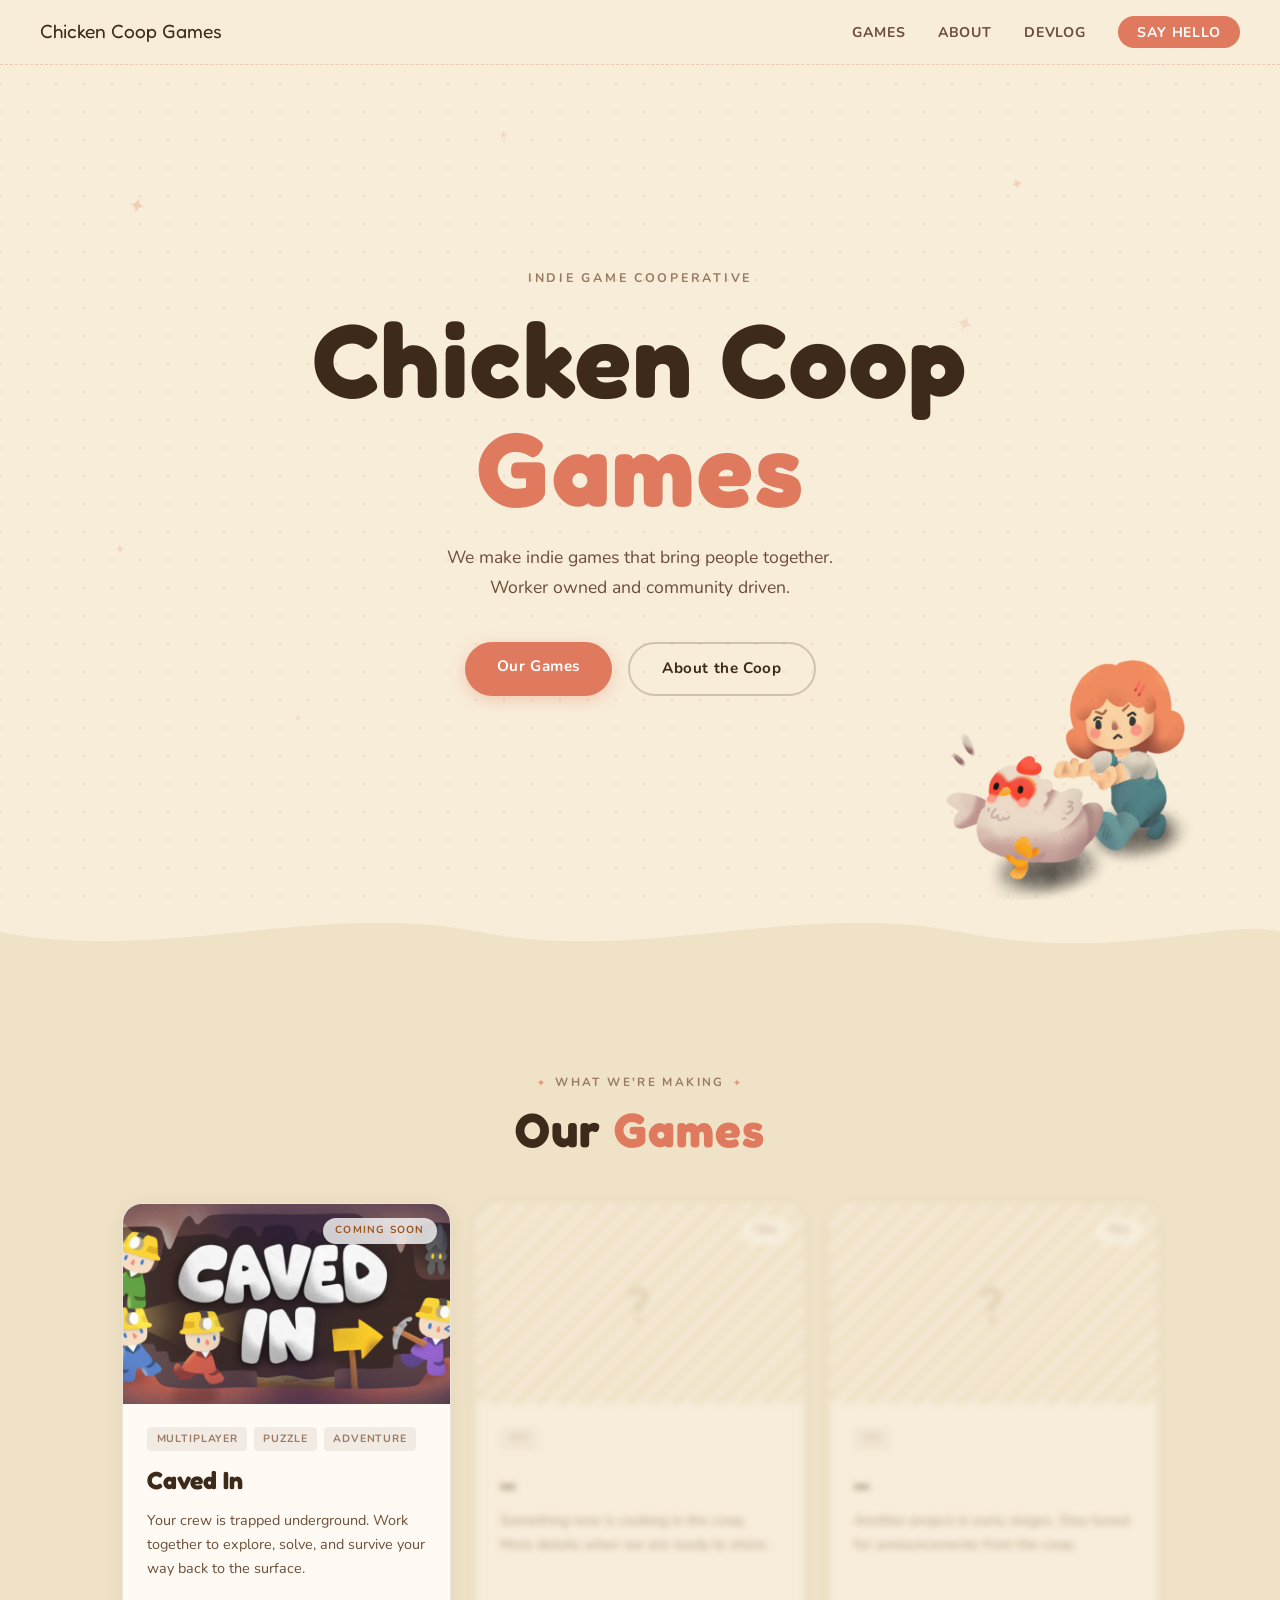
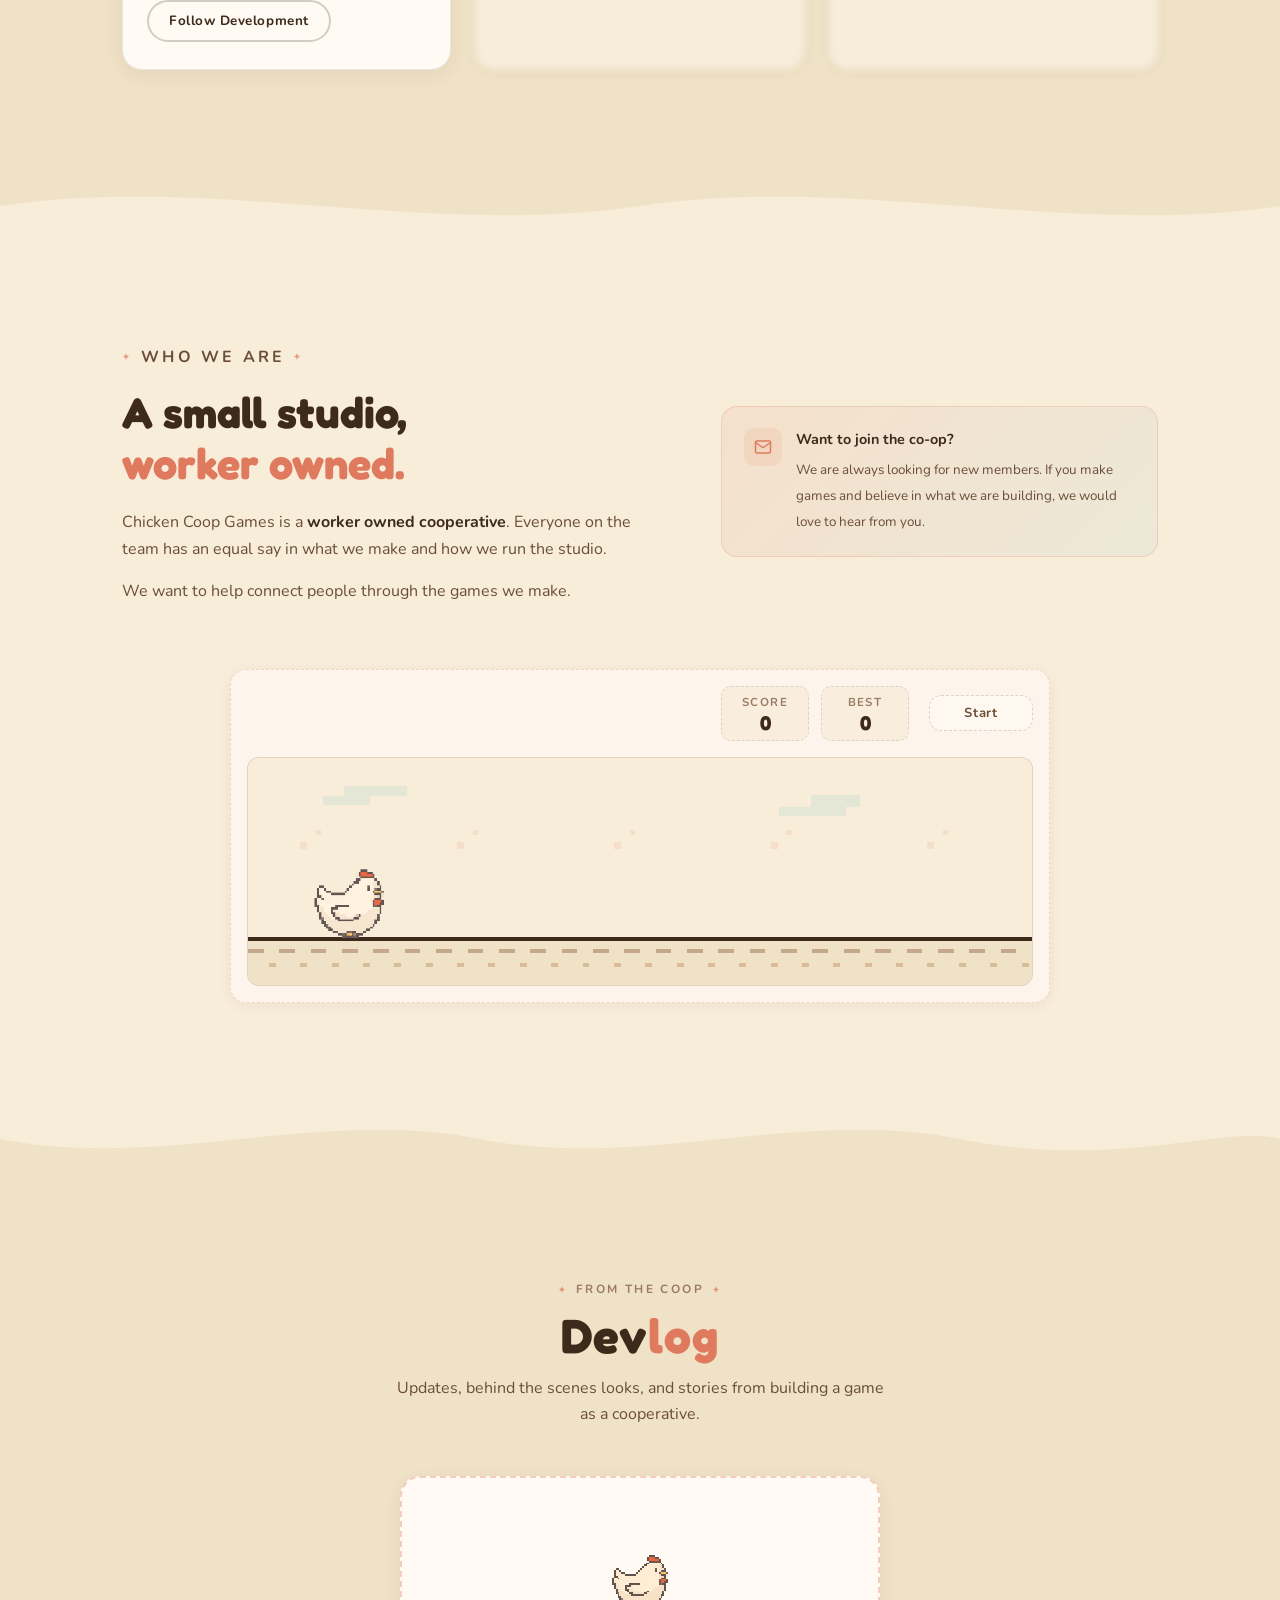
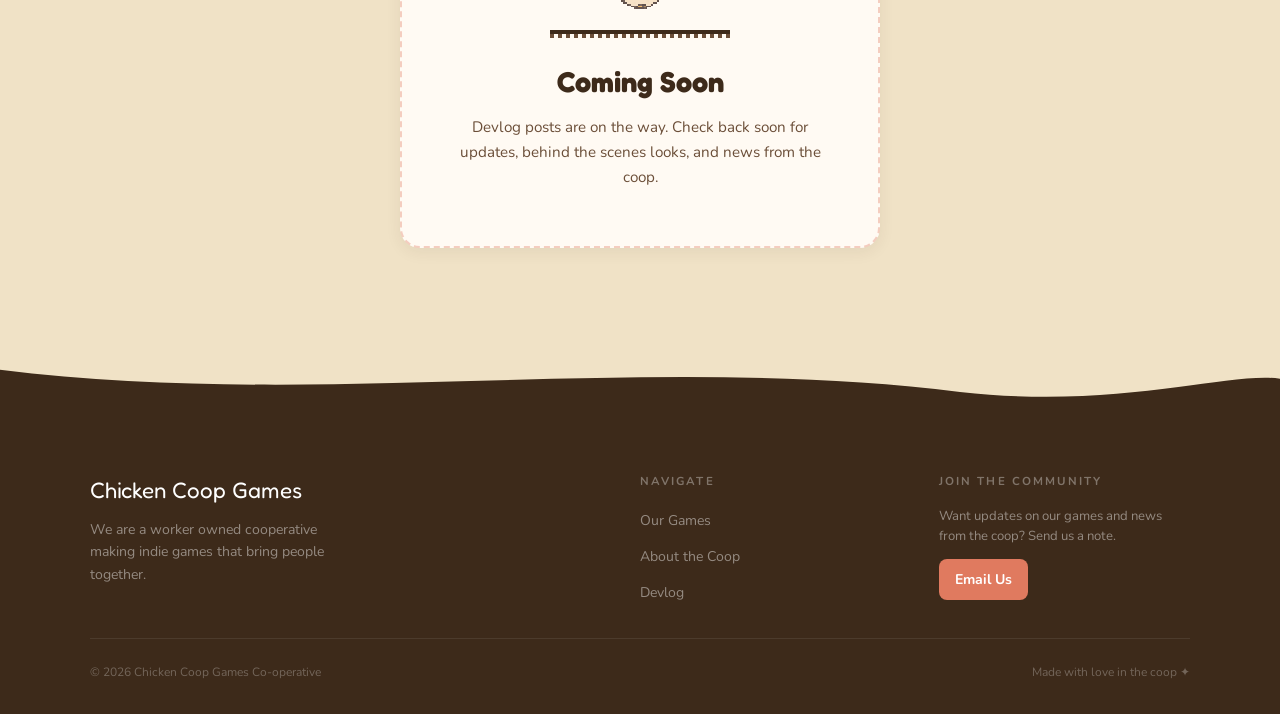
<file: index.html>
<!DOCTYPE html>
<html lang="en">
<head>
  <meta charset="UTF-8" />
  <meta name="viewport" content="width=device-width, initial-scale=1.0" />
  <meta name="description" content="Chicken Coop Games is a worker owned indie game cooperative making games that bring people together." />
  <meta name="theme-color" content="#f8edd9" />
  <meta property="og:title" content="Chicken Coop Games" />
  <meta property="og:description" content="A worker owned indie game cooperative making games that bring people together." />
  <meta property="og:type" content="website" />
  <meta property="og:url" content="https://chickencoopgames.ca/" />
  <meta property="og:image" content="https://chickencoopgames.ca/images/caved-in-capsule.png" />
  <meta name="twitter:card" content="summary_large_image" />
  <title>Chicken Coop Games</title>
  <link rel="canonical" href="https://chickencoopgames.ca/" />
  <link rel="icon" type="image/png" href="images/chicken-pixel.png" />
  <link rel="preconnect" href="https://fonts.googleapis.com">
  <link rel="preconnect" href="https://fonts.gstatic.com" crossorigin>
  <link href="https://fonts.googleapis.com/css2?family=Fredoka+One&amp;family=Nunito:ital,wght@0,400;0,600;0,700;1,400&amp;display=swap" rel="stylesheet">
  <link rel="stylesheet" href="style.css">
</head>
<body>

  <!-- NAV -->
  <nav class="nav">
    <a href="#hero" class="nav-brand">
      Chicken Coop Games
    </a>
    <ul class="nav-links" id="navLinks">
      <li><a href="#games">Games</a></li>
      <li><a href="#about">About</a></li>
      <li><a href="#devlog">Devlog</a></li>
      <li><a href="#contact" class="nav-cta" data-contact-link>Say Hello</a></li>
    </ul>
    <button class="nav-toggle" id="navToggle" type="button" aria-label="Toggle menu" aria-controls="navLinks" aria-expanded="false">
      <span></span><span></span><span></span>
    </button>
  </nav>

  <!-- HERO -->
  <section id="hero">
    <span class="sparkle sparkle-1">✦</span>
    <span class="sparkle sparkle-2">✦</span>
    <span class="sparkle sparkle-3">✦</span>
    <span class="sparkle sparkle-4">✦</span>
    <span class="sparkle sparkle-5">★</span>
    <span class="sparkle sparkle-6">★</span>

    <p class="hero-kicker">Indie Game Cooperative</p>
    <h1 class="hero-title">Chicken Coop<br><span class="pop">Games</span></h1>
    <p class="hero-desc">We make indie games that bring people together. Worker owned and community driven.</p>
    <div class="hero-ctas">
      <a href="#games" class="btn btn-primary">Our Games</a>
      <a href="#about" class="btn btn-outline">About the Coop</a>
    </div>

    <img src="images/chicken-chase.png" alt="" class="hero-character" aria-hidden="true">
  </section>

  <!-- Wave: hero to games -->
  <div class="wave-wrap wave-bg-primary">
    <svg viewBox="0 0 1440 72" xmlns="http://www.w3.org/2000/svg" preserveAspectRatio="none">
      <path class="wave-fill-alt" d="M0,36 C180,72 360,0 540,36 C720,72 900,0 1080,36 C1260,72 1380,18 1440,36 L1440,72 H0Z"/>
    </svg>
  </div>

  <!-- GAMES -->
  <section id="games" class="section section-alt">
    <div class="container">
      <div class="section-header">
        <p class="section-label">What we're making</p>
        <h2 class="section-title">Our <span class="pop">Games</span></h2>
        <!--<p class="section-blurb">Games built around having fun with friends</p>-->
      </div>

      <div class="games-grid">

        <div class="game-card">
          <div class="game-thumb">
            <img src="images/caved-in-capsule.png" alt="Caved In">
            <div class="game-status s-soon">Coming Soon</div>
          </div>
          <div class="game-body">
            <div class="game-tags">
              <span class="tag">Multiplayer</span>
              <span class="tag">Puzzle</span>
              <span class="tag">Adventure</span>
            </div>
            <h3 class="game-title">Caved In</h3>
            <p class="game-desc">Your crew is trapped underground. Work together to explore, solve, and survive your way back to the surface.</p>
            <a href="#devlog" class="btn btn-outline btn-sm">Follow Development</a>
          </div>
        </div>

        <div class="game-card game-card-ghost">
          <div class="game-thumb game-thumb-tba">
            <span class="tba-label">?</span>
            <div class="game-status s-tba">TBA</div>
          </div>
          <div class="game-body">
            <div class="game-tags"><span class="tag">???</span></div>
            <h3 class="game-title">...</h3>
            <p class="game-desc">Something new is cooking in the coop. More details when we are ready to share.</p>
          </div>
        </div>

        <div class="game-card game-card-ghost">
          <div class="game-thumb game-thumb-tba">
            <span class="tba-label">?</span>
            <div class="game-status s-tba">TBA</div>
          </div>
          <div class="game-body">
            <div class="game-tags"><span class="tag">???</span></div>
            <h3 class="game-title">...</h3>
            <p class="game-desc">Another project in early stages. Stay tuned for announcements from the coop.</p>
          </div>
        </div>

      </div>

    </div>
  </section>

  <!-- Wave: games to about -->
  <div class="wave-wrap wave-bg-alt">
    <svg viewBox="0 0 1440 72" xmlns="http://www.w3.org/2000/svg" preserveAspectRatio="none">
      <path class="wave-fill-primary" d="M0,36 C240,0 480,72 720,36 C960,0 1200,72 1440,36 L1440,72 H0Z"/>
    </svg>
  </div>

  <!-- ABOUT -->
  <section id="about" class="section">
    <div class="container">
      <div class="about-grid">

        <div class="about-text">
          <p class="section-label about-label">Who we are</p>
          <h2>A small studio,<br><span class="pop">worker owned.</span></h2>
          <p>Chicken Coop Games is a <strong>worker owned cooperative</strong>. Everyone on the team has an equal say in what we make and how we run the studio.</p>
          <p>We want to help connect people through the games we make.</p>

        </div>

        <div class="about-side">
          <div class="join-box">
            <div class="join-icon">
              <svg viewBox="0 0 24 24" fill="none" stroke="currentColor" stroke-width="2" stroke-linecap="round" stroke-linejoin="round"><path d="M4 4h16c1.1 0 2 .9 2 2v12c0 1.1-.9 2-2 2H4c-1.1 0-2-.9-2-2V6c0-1.1.9-2 2-2z"/><polyline points="22,6 12,13 2,6"/></svg>
            </div>
            <div>
              <strong>Want to join the co-op?</strong>
              <span>We are always looking for new members. If you make games and believe in what we are building, we would love to hear from you.</span>
            </div>
          </div>
        </div>

      </div>

      <div class="runner-panel runner-panel-lowkey" id="coop-runner">
        <div class="runner-scoreboard" aria-live="polite">
          <span>Score <strong id="runnerScore">0</strong></span>
          <span>Best <strong id="runnerBest">0</strong></span>
        </div>

        <button class="btn btn-primary runner-button" id="runnerButton" type="button">Start</button>

        <div class="runner-frame">
          <canvas id="runnerCanvas" class="runner-canvas" width="900" height="260" tabindex="0" aria-label="Coop Runner mini game"></canvas>
          <div class="runner-overlay" id="runnerOverlay" aria-live="polite">
            <span id="runnerState">Ready</span>
          </div>
        </div>
      </div>
    </div>
  </section>

  <!-- Wave: about to devlog -->
  <div class="wave-wrap wave-bg-primary">
    <svg viewBox="0 0 1440 72" xmlns="http://www.w3.org/2000/svg" preserveAspectRatio="none">
      <path class="wave-fill-alt" d="M0,36 C180,72 360,0 540,36 C720,72 900,0 1080,36 C1260,72 1380,18 1440,36 L1440,72 H0Z"/>
    </svg>
  </div>

  <!-- DEVLOG -->
  <section id="devlog" class="section section-alt">
    <div class="container">
      <div class="section-header">
        <p class="section-label">From the coop</p>
        <h2 class="section-title">Dev<span class="pop">log</span></h2>
        <p class="section-blurb">Updates, behind the scenes looks, and stories from building a game as a cooperative.</p>
      </div>

      <div class="devlog-coming-soon">
        <div class="pixel-stage" aria-hidden="true">
          <span class="px-line px-l1"></span>
          <span class="px-line px-l2"></span>
          <span class="px-line px-l3"></span>
          <span class="px-puff px-p1"></span>
          <span class="px-puff px-p2"></span>
          <span class="px-puff px-p3"></span>
          <img src="images/chicken-pixel.png" alt="" class="cs-icon">
          <div class="pixel-ground"></div>
        </div>
        <h3>Coming Soon</h3>
        <p>Devlog posts are on the way. Check back soon for updates, behind the scenes looks, and news from the coop.</p>
      </div>
    </div>
  </section>

  <!-- Wave: devlog to footer -->
  <div class="wave-wrap wave-bg-alt">
    <svg viewBox="0 0 1440 72" xmlns="http://www.w3.org/2000/svg" preserveAspectRatio="none">
      <path class="wave-fill-dark" d="M0,20 C360,65 720,0 1080,45 C1260,65 1380,22 1440,30 L1440,72 H0Z"/>
    </svg>
  </div>

  <!-- FOOTER -->
  <footer id="contact">
    <div class="footer-inner">
      <div class="footer-brand">
        <div class="f-name">Chicken Coop Games</div>
        <p>We are a worker owned cooperative making indie games that bring people together.</p>
      </div>
      <div class="footer-col">
        <h4>Navigate</h4>
        <ul>
          <li><a href="#games">Our Games</a></li>
          <li><a href="#about">About the Coop</a></li>
          <li><a href="#devlog">Devlog</a></li>
        </ul>
      </div>
      <div class="footer-col">
        <h4>Join the Community</h4>
        <p class="footer-signup-blurb">Want updates on our games and news from the coop? Send us a note.</p>
        <a href="#contact" class="signup-btn footer-mail-link" data-contact-link data-subject="Chicken Coop Games updates">Email Us</a>
      </div>
    </div>
    <div class="footer-bottom">
      <span>&copy; 2026 Chicken Coop Games Co-operative</span>
      <span>Made with love in the coop ✦</span>
    </div>
  </footer>

  <script src="script.js"></script>

</body>
</html>
</file>
<file: style.css>
*, *::before, *::after { box-sizing: border-box; margin: 0; padding: 0; }

:root {
  --bg:       #f8edd9;
  --bg-2:     #f0e2c6;
  --card:     #fffaf3;
  --dark:     #3d2a1a;
  --coral:    #e07a5f;
  --coral-2:  #c85a42;
  --teal:     #69b4c8;
  --yellow:   #f0b840;
  --text:     #3d2a1a;
  --text-2:   #6b4e38;
  --muted:    #9a7a62;
  --muted-dim:#c4a88a;
  --white:    #fff;
  --surface-dark: #2a1f3d;
  --status-soon: #9a5820;
  --shadow:   rgba(61,42,26,0.07);
  --border:   rgba(61,42,26,0.1);
  --nav-bg:   rgba(248,237,217,0.92);
  --nav-bg-mobile: rgba(248,237,217,0.98);
  --coral-soft: rgba(224,122,95,0.12);
  --coral-line: rgba(224,122,95,0.3);
  --ink-soft: rgba(61,42,26,0.04);
  --ink-line: rgba(61,42,26,0.14);
  --white-muted: rgba(255,255,255,0.45);
  --white-faint: rgba(255,255,255,0.28);
}

html {
  scroll-behavior: smooth;
  scroll-padding-top: 76px;
}

body {
  font-family: 'Nunito', sans-serif;
  background: var(--bg);
  color: var(--text);
  line-height: 1.65;
  overflow-x: hidden;
}

img { max-width: 100%; }

.container { max-width: 1100px; margin: 0 auto; padding: 0 2rem; }

/* ── NAV ── */
.nav {
  position: fixed;
  top: 0; left: 0; right: 0;
  z-index: 1000;
  padding: 1rem 2.5rem;
  display: flex;
  align-items: center;
  justify-content: space-between;
  background: var(--nav-bg);
  backdrop-filter: blur(14px);
  border-bottom: 1.5px dashed var(--coral-line);
}

.nav-brand {
  font-family: 'Fredoka One', cursive;
  font-size: 1.2rem;
  color: var(--text);
  text-decoration: none;
  display: flex;
  align-items: center;
  gap: 0.6rem;
}

.nav-links {
  display: flex;
  align-items: center;
  gap: 2rem;
  list-style: none;
}

.nav-links a {
  color: var(--text-2);
  text-decoration: none;
  font-size: 0.88rem;
  font-weight: 700;
  letter-spacing: 0.06em;
  text-transform: uppercase;
  transition: color 0.2s;
}

.nav-links a:hover { color: var(--coral); }

.nav-cta {
  background: var(--coral) !important;
  color: var(--white) !important;
  padding: 0.42rem 1.2rem;
  border-radius: 20px !important;
  transition: background 0.2s, transform 0.15s !important;
}

.nav-cta:hover { background: var(--coral-2) !important; transform: translateY(-1px); }

.nav-toggle {
  display: none;
  background: none;
  border: none;
  cursor: pointer;
  flex-direction: column;
  align-items: center;
  justify-content: center;
  gap: 5px;
  width: 44px;
  height: 44px;
  padding: 0;
}

.nav-toggle span { display: block; width: 24px; height: 2px; background: var(--text); border-radius: 2px; }

/* ── HERO ── */
#hero {
  min-height: 100vh;
  display: flex;
  flex-direction: column;
  align-items: center;
  justify-content: center;
  text-align: center;
  padding: 8rem 2rem 4rem;
  position: relative;
  overflow: hidden;
}

#hero::before {
  content: '';
  position: absolute;
  inset: 0;
  background-image: radial-gradient(circle, rgba(224,122,95,0.2) 1.5px, transparent 1.5px);
  background-size: 28px 28px;
  background-position: 14px 14px;
  pointer-events: none;
}

.sparkle {
  position: absolute;
  color: var(--coral);
  pointer-events: none;
  user-select: none;
  font-style: normal;
}

.sparkle-1 { top: 21%; left: 10%; font-size: 1.3rem; opacity: 0.28; transform: rotate(12deg); }
.sparkle-2 { top: 60%; left: 9%; font-size: 0.8rem; opacity: 0.2; transform: rotate(-5deg); }
.sparkle-3 { top: 19%; right: 20%; font-size: 1rem; opacity: 0.24; transform: rotate(-15deg); }
.sparkle-4 { top: 34%; right: 24%; font-size: 1.4rem; opacity: 0.16; transform: rotate(20deg); }
.sparkle-5 { top: 14%; left: 39%; font-size: 0.65rem; opacity: 0.2; }
.sparkle-6 { top: 79%; left: 23%; font-size: 0.55rem; opacity: 0.15; }

.hero-kicker {
  font-size: 0.78rem;
  font-weight: 700;
  letter-spacing: 0.22em;
  text-transform: uppercase;
  color: var(--muted);
  margin-bottom: 1rem;
  position: relative;
  z-index: 1;
}

.hero-title {
  font-family: 'Fredoka One', cursive;
  font-size: clamp(3.2rem, 9vw, 6.5rem);
  color: var(--text);
  line-height: 1.05;
  letter-spacing: 0.02em;
  margin-bottom: 1.2rem;
  position: relative;
  z-index: 1;
}

.hero-title .pop { color: var(--coral); }

.hero-desc {
  max-width: 440px;
  font-size: clamp(1rem, 2vw, 1.1rem);
  color: var(--text-2);
  margin-bottom: 2.5rem;
  position: relative;
  z-index: 1;
  line-height: 1.7;
}

.hero-ctas {
  display: flex;
  gap: 1rem;
  flex-wrap: wrap;
  justify-content: center;
  position: relative;
  z-index: 1;
}

.hero-character {
  position: absolute;
  bottom: -4px;
  right: 3%;
  width: clamp(180px, 24vw, 340px);
  mix-blend-mode: multiply;
  pointer-events: none;
  user-select: none;
  z-index: 2;
}

@media (max-width: 820px) {
  .hero-character { width: clamp(140px, 22vw, 220px); right: 1%; }
}

@media (max-width: 640px) {
  .hero-character { display: none; }
}

/* ── WAVE DIVIDERS ── */
.wave-wrap { line-height: 0; display: block; }
.wave-wrap svg { display: block; width: 100%; }
.wave-bg-primary { background: var(--bg); }
.wave-bg-alt { background: var(--bg-2); }
.wave-fill-primary { fill: var(--bg); }
.wave-fill-alt { fill: var(--bg-2); }
.wave-fill-dark { fill: var(--dark); }

/* ── BUTTONS ── */
.btn {
  display: inline-block;
  padding: 0.75rem 2rem;
  border-radius: 40px;
  font-family: 'Nunito', sans-serif;
  font-weight: 700;
  font-size: 0.95rem;
  letter-spacing: 0.04em;
  text-decoration: none;
  transition: transform 0.15s, box-shadow 0.15s, background 0.15s;
  cursor: pointer;
  border: none;
}

.btn:hover { transform: translateY(-2px); }

.btn-primary {
  background: var(--coral);
  color: var(--white);
  box-shadow: 0 4px 16px var(--coral-line);
}

.btn-primary:hover {
  background: var(--coral-2);
  box-shadow: 0 8px 24px rgba(224,122,95,0.4);
}

.btn-outline {
  background: transparent;
  color: var(--text);
  border: 2px solid rgba(61,42,26,0.22);
}

.btn-outline:hover { border-color: var(--coral); color: var(--coral); }

.btn-sm { padding: 0.48rem 1.25rem; font-size: 0.84rem; }

/* ── SECTION COMMON ── */
.section { padding: clamp(4rem, 9vw, 6.5rem) 0; }
.section-alt { background: var(--bg-2); }

.section-header { text-align: center; margin-bottom: 3rem; }

.section-label {
  display: inline-flex;
  align-items: center;
  gap: 0.5rem;
  font-size: 0.74rem;
  font-weight: 700;
  letter-spacing: 0.2em;
  text-transform: uppercase;
  color: var(--muted);
  margin-bottom: 0.6rem;
}

.section-label::before,
.section-label::after { content: '✦'; font-size: 0.55rem; color: var(--coral); opacity: 0.7; }

.section-title {
  font-family: 'Fredoka One', cursive;
  font-size: clamp(2.1rem, 5vw, 3rem);
  color: var(--text);
  letter-spacing: 0.02em;
  line-height: 1.1;
}

.section-title .pop { color: var(--coral); }

.section-blurb { max-width: 500px; margin: 0.8rem auto 0; color: var(--text-2); font-size: 1rem; }

/* ── GAMES ── */
.games-grid {
  display: grid;
  grid-template-columns: repeat(3, 1fr);
  gap: 1.5rem;
}

.game-card {
  background: var(--card);
  border-radius: 20px;
  overflow: hidden;
  border: 1.5px solid var(--border);
  box-shadow: 0 4px 20px var(--shadow);
  transition: transform 0.22s, box-shadow 0.22s;
}

.game-card:hover {
  transform: translateY(-6px);
  box-shadow: 0 14px 36px rgba(61,42,26,0.13);
}

.game-card-ghost {
  opacity: 0.45;
  filter: blur(3px);
}

.game-card-ghost:hover {
  transform: none;
  box-shadow: 0 4px 20px var(--shadow);
}

.game-thumb {
  height: 200px;
  position: relative;
  display: flex;
  align-items: center;
  justify-content: center;
  overflow: hidden;
  background: var(--surface-dark);
}

.game-thumb-tba {
  background: repeating-linear-gradient(
    -45deg,
    var(--ink-soft) 0px,
    var(--ink-soft) 8px,
    var(--bg-2) 8px,
    var(--bg-2) 16px
  );
}

.tba-label {
  font-family: 'Fredoka One', cursive;
  font-size: 3rem;
  color: var(--muted-dim);
  letter-spacing: 0.1em;
}

.game-thumb img {
  width: 100%;
  height: 100%;
  object-fit: cover;
  display: block;
}

.game-status {
  position: absolute;
  top: 0.85rem;
  right: 0.85rem;
  font-size: 0.64rem;
  font-weight: 700;
  letter-spacing: 0.12em;
  text-transform: uppercase;
  padding: 0.28rem 0.75rem;
  border-radius: 20px;
  background: rgba(255,255,255,0.78);
  backdrop-filter: blur(6px);
}

.s-soon { color: var(--status-soon); }
.s-tba { color: var(--muted); }

.game-body { padding: 1.4rem 1.5rem 1.7rem; }

.game-tags { display: flex; gap: 0.4rem; flex-wrap: wrap; margin-bottom: 0.6rem; }

.tag {
  font-size: 0.66rem;
  font-weight: 700;
  letter-spacing: 0.08em;
  text-transform: uppercase;
  color: var(--muted);
  background: rgba(61,42,26,0.07);
  padding: 0.2rem 0.6rem;
  border-radius: 4px;
}

.game-title {
  font-family: 'Fredoka One', cursive;
  font-size: 1.55rem;
  color: var(--text);
  margin-bottom: 0.5rem;
}

.game-desc { font-size: 0.9rem; color: var(--text-2); line-height: 1.65; margin-bottom: 1.25rem; }

/* ── RUNNER MINI GAME ── */
.runner-panel {
  margin-top: 2rem;
  background: var(--card);
  border: 1.5px solid var(--border);
  border-radius: 20px;
  box-shadow: 0 4px 20px var(--shadow);
  padding: clamp(1.1rem, 3vw, 1.6rem);
  display: grid;
  grid-template-columns: minmax(0, 1fr) auto;
  gap: 1rem 1.25rem;
  align-items: end;
}

.runner-panel-lowkey {
  max-width: 820px;
  margin: clamp(2rem, 5vw, 3rem) auto 0;
  background: rgba(255,250,243,0.68);
  border-style: dashed;
  border-color: rgba(224,122,95,0.28);
  border-radius: 16px;
  box-shadow: 0 3px 14px rgba(61,42,26,0.05);
  padding: clamp(0.8rem, 2vw, 1rem);
  align-items: center;
}

.runner-scoreboard {
  display: flex;
  gap: 0.75rem;
  justify-content: flex-end;
  flex-wrap: wrap;
  font-size: 0.72rem;
  font-weight: 700;
  letter-spacing: 0.12em;
  text-transform: uppercase;
  color: var(--muted);
}

.runner-scoreboard span {
  min-width: 88px;
  border: 1.5px dashed var(--ink-line);
  border-radius: 10px;
  padding: 0.4rem 0.65rem;
  background: rgba(240,226,198,0.35);
  text-align: center;
}

.runner-scoreboard strong {
  display: block;
  font-family: 'Fredoka One', cursive;
  font-size: 1.25rem;
  line-height: 1.1;
  color: var(--text);
  letter-spacing: 0;
}

.runner-frame {
  grid-column: 1 / -1;
  position: relative;
  overflow: hidden;
  border: 1.5px solid rgba(61,42,26,0.13);
  border-radius: 12px;
  background: var(--bg);
  box-shadow: inset 0 -8px 0 rgba(61,42,26,0.04);
  touch-action: manipulation;
}

.runner-canvas {
  display: block;
  width: 100%;
  aspect-ratio: 900 / 260;
  height: auto;
  image-rendering: pixelated;
  image-rendering: crisp-edges;
  outline: none;
}

.runner-canvas:focus-visible {
  box-shadow: inset 0 0 0 3px rgba(224,122,95,0.55);
}

.runner-overlay {
  position: absolute;
  inset: 0;
  display: flex;
  align-items: center;
  justify-content: center;
  pointer-events: none;
  color: var(--text);
  font-family: 'Fredoka One', cursive;
  font-size: clamp(1.6rem, 6vw, 3.2rem);
  text-shadow:
    2px 2px 0 rgba(255,250,243,0.9),
    -2px 2px 0 rgba(255,250,243,0.9),
    2px -2px 0 rgba(255,250,243,0.9),
    -2px -2px 0 rgba(255,250,243,0.9);
  opacity: 0;
  transform: translateY(4px);
  transition: opacity 0.15s, transform 0.15s;
}

.runner-overlay span {
  position: relative;
  z-index: 1;
}

.runner-overlay.show {
  opacity: 1;
  transform: translateY(0);
}

.runner-overlay.game-over {
  overflow: hidden;
}

.runner-overlay.game-over::after {
  content: '';
  position: absolute;
  inset: 0;
  z-index: 2;
  background: rgba(61,42,26,0.28);
}

.runner-button {
  justify-self: end;
  min-width: 6.5rem;
  background: rgba(255,250,243,0.68);
  color: var(--text-2);
  border: 1.5px dashed rgba(61,42,26,0.18);
  border-radius: 12px;
  box-shadow: none;
  padding: 0.5rem 1rem;
  font-size: 0.82rem;
  letter-spacing: 0.06em;
}

.runner-button:hover {
  background: rgba(240,226,198,0.56);
  color: var(--text);
  border-color: rgba(224,122,95,0.35);
  box-shadow: none;
}

/* ── ABOUT ── */
.about-grid {
  display: grid;
  grid-template-columns: 1.1fr 0.9fr;
  gap: 4rem;
  align-items: center;
}

.about-text h2 {
  font-family: 'Fredoka One', cursive;
  font-size: clamp(2rem, 4vw, 2.7rem);
  color: var(--text);
  line-height: 1.2;
  margin-bottom: 1.2rem;
}

.about-text h2 .pop { color: var(--coral); }
.about-text p { color: var(--text-2); margin-bottom: 1rem; font-size: 1rem; }
.about-text p strong { color: var(--text); }
.about-label { margin-bottom: 1rem; }
.about-side { display: flex; flex-direction: column; gap: 1rem; }

.join-box {
  background: linear-gradient(135deg, rgba(224,122,95,0.1), rgba(105,180,200,0.08));
  border: 1.5px solid rgba(224,122,95,0.22);
  border-radius: 16px;
  padding: 1.3rem 1.4rem;
  display: flex;
  gap: 0.9rem;
  align-items: flex-start;
}

.join-icon {
  flex-shrink: 0;
  width: 38px; height: 38px;
  border-radius: 10px;
  color: var(--coral);
  background: var(--coral-soft);
  display: flex; align-items: center; justify-content: center;
}

.join-icon svg { width: 18px; height: 18px; }
.join-box strong { display: block; font-size: 0.9rem; color: var(--text); margin-bottom: 0.25rem; }
.join-box span { font-size: 0.84rem; color: var(--text-2); line-height: 1.5; }

/* ── DEVLOG ── */
.devlog-coming-soon {
  max-width: 480px;
  margin: 0 auto;
  text-align: center;
  background: var(--card);
  border-radius: 20px;
  border: 2px dashed rgba(224,122,95,0.35);
  padding: 3.5rem 2.5rem;
  box-shadow: 0 4px 16px var(--shadow);
}

.devlog-coming-soon .cs-icon {
  width: 96px;
  height: 96px;
  object-fit: contain;
  mix-blend-mode: multiply;
  display: block;
  margin: 0 auto 1rem;
}

.devlog-coming-soon h3 {
  font-family: 'Fredoka One', cursive;
  font-size: 1.8rem;
  color: var(--text);
  margin-bottom: 0.6rem;
}

.devlog-coming-soon p {
  font-size: 0.95rem;
  color: var(--text-2);
  line-height: 1.65;
}

/* ── PIXEL STAGE ── */
.pixel-stage {
  position: relative;
  width: 180px;
  margin: 0 auto 1.5rem;
}

.pixel-stage .cs-icon {
  display: block;
  margin: 0 auto;
  image-rendering: pixelated;
  position: relative;
  z-index: 2;
  animation: px-walk 0.45s steps(2) infinite;
}

@keyframes px-walk {
  0%   { transform: translateY(0px); }
  50%  { transform: translateY(-4px); }
}

.pixel-ground {
  position: relative;
  z-index: 2;
  height: 4px;
  background: var(--text);
}

.pixel-ground::before {
  content: '';
  display: block;
  position: absolute;
  top: 4px;
  left: 0; right: 0;
  height: 4px;
  background: repeating-linear-gradient(
    to right,
    var(--text-2) 0px, var(--text-2) 4px,
    transparent 4px, transparent 8px
  );
}

.px-puff {
  position: absolute;
  display: block;
  width: 4px;
  height: 4px;
  background: var(--muted);
  opacity: 0;
  z-index: 3;
  bottom: 8px;
}

.px-p1 { left: 20%; animation: px-puff-rise 0.9s steps(4) infinite 0s; }
.px-p2 { left: 40%; animation: px-puff-rise 0.9s steps(4) infinite 0.3s; }
.px-p3 { left: 12%; animation: px-puff-rise 0.9s steps(4) infinite 0.6s; }

@keyframes px-puff-rise {
  0%   { transform: translate(0, 0);         opacity: 0.75; }
  33%  { transform: translate(-4px, -8px);   opacity: 0.5;  }
  66%  { transform: translate(-8px, -16px);  opacity: 0.25; }
  100% { transform: translate(-10px, -22px); opacity: 0;    }
}

.px-line {
  position: absolute;
  display: block;
  height: 2px;
  border-radius: 0;
  transform-origin: right center;
  background: linear-gradient(to left, var(--muted) 0%, transparent 100%);
  opacity: 0;
  z-index: 1;
}

.px-l1 { width: 32px; top: 42%; left: 6px;  animation: px-zip 0.75s ease-out infinite 0s; }   /* body — widest, right edge at 38px */
.px-l2 { width: 24px; top: 58%; left: 20px; animation: px-zip 0.75s ease-out infinite 0.25s; } /* legs — narrower, right edge at 44px */
.px-l3 { width: 22px; top: 24%; left: 28px; animation: px-zip 0.75s ease-out infinite 0.5s; }  /* head — most tucked in, right edge at 50px */

@keyframes px-zip {
  0%   { opacity: 0;    transform: scaleX(0); }
  12%  { opacity: 0.75; transform: scaleX(1); }
  100% { opacity: 0;    transform: scaleX(0.1); }
}

/* ── FOOTER ── */
footer {
  background: var(--dark);
  color: rgba(255,255,255,0.6);
  padding: 3.5rem 2rem 2rem;
}

.footer-inner {
  max-width: 1100px;
  margin: 0 auto 2rem;
  display: grid;
  grid-template-columns: 2fr 1fr 1fr;
  gap: 3rem;
}

.footer-brand .f-name {
  font-family: 'Fredoka One', cursive;
  font-size: 1.4rem;
  color: var(--white);
  margin-bottom: 0.6rem;
}

.footer-brand p { font-size: 0.88rem; color: var(--white-muted); max-width: 260px; line-height: 1.6; margin-bottom: 0.75rem; }
.footer-signup-blurb { font-size: 0.82rem; color: var(--white-muted); margin-bottom: 0.8rem; line-height: 1.5; }
.signup-btn { background: var(--coral); color: var(--white); border: none; border-radius: 8px; padding: 0.55rem 1rem; font-family: 'Nunito', sans-serif; font-weight: 700; font-size: 0.88rem; cursor: pointer; transition: background 0.2s; }
.signup-btn:hover { background: var(--coral-2); }
.footer-mail-link { display: inline-flex; align-items: center; justify-content: center; text-decoration: none; }

.footer-col h4 {
  font-size: 0.72rem;
  font-weight: 700;
  letter-spacing: 0.18em;
  text-transform: uppercase;
  color: rgba(255,255,255,0.35);
  margin-bottom: 1rem;
}

.footer-col ul { list-style: none; display: flex; flex-direction: column; gap: 0.6rem; }
.footer-col ul a { font-size: 0.88rem; color: var(--white-muted); text-decoration: none; transition: color 0.2s; }
.footer-col ul a:hover { color: var(--white); }

.footer-bottom {
  max-width: 1100px;
  margin: 0 auto;
  padding-top: 1.5rem;
  border-top: 1px solid rgba(255,255,255,0.08);
  display: flex;
  justify-content: space-between;
  font-size: 0.75rem;
  color: var(--white-faint);
}

/* ── RESPONSIVE ── */
@media (max-width: 820px) {
  .nav { padding: 0.85rem 1.5rem; }
  .container { padding: 0 1.5rem; }
  .about-grid { grid-template-columns: 1fr; gap: 2.5rem; }
  .footer-inner { grid-template-columns: 1fr 1fr; }
  .footer-brand { grid-column: 1 / -1; }
  .games-grid { grid-template-columns: 1fr 1fr; }
  .runner-panel { grid-template-columns: 1fr; align-items: start; }
  .runner-scoreboard { justify-content: flex-start; }
}

@media (max-width: 540px) {
  .games-grid { grid-template-columns: 1fr; }
}

@media (max-width: 640px) {
  html { scroll-padding-top: 68px; }

  .nav {
    padding: 0.7rem 1rem;
  }

  .nav-brand {
    max-width: calc(100% - 56px);
    font-size: clamp(1rem, 5vw, 1.15rem);
    line-height: 1.15;
  }

  .nav-links {
    display: none;
    position: absolute;
    top: 100%; left: 0; right: 0;
    background: var(--nav-bg-mobile);
    flex-direction: column;
    align-items: flex-start;
    padding: 1rem;
    gap: 0.25rem;
    border-bottom: 1.5px dashed var(--coral-line);
    box-shadow: 0 12px 30px rgba(61,42,26,0.08);
  }

  .nav-links li,
  .nav-links a {
    width: 100%;
  }

  .nav-links a {
    display: block;
    padding: 0.85rem 0;
  }

  .nav-cta {
    display: inline-flex !important;
    justify-content: center;
    margin-top: 0.25rem;
    width: 100%;
    padding: 0.72rem 1rem;
  }

  .nav-links.open { display: flex; }
  .nav-toggle { display: flex; }

  #hero {
    min-height: 100svh;
    padding: 6.5rem 1rem 3rem;
  }

  .hero-title {
    font-size: clamp(2.65rem, 14vw, 3.5rem);
    max-width: 100%;
  }

  .hero-desc {
    max-width: 34rem;
    margin-bottom: 2rem;
  }

  .hero-ctas {
    width: min(100%, 19rem);
    margin: 0 auto;
  }

  .hero-ctas .btn {
    width: 100%;
  }

  .container { padding: 0 1rem; }
  .section { padding: 3.5rem 0; }
  .section-header { margin-bottom: 2rem; }
  .section-label { letter-spacing: 0.14em; }
  .section-blurb { font-size: 0.95rem; }

  .game-body { padding: 1.15rem 1.1rem 1.35rem; }
  .game-thumb { height: 180px; }
  .runner-panel { margin-top: 1.5rem; border-radius: 16px; }
  .runner-frame { border-radius: 10px; }
  .runner-scoreboard { gap: 0.5rem; }
  .runner-scoreboard span { min-width: calc(50% - 0.25rem); }
  .runner-button { width: 100%; }
  .btn { padding: 0.72rem 1.3rem; }
  .btn-sm { width: 100%; text-align: center; }

  .about-grid { gap: 2rem; }
  .join-box { padding: 1.15rem; }
  .devlog-coming-soon { padding: 2.5rem 1.25rem; }
  .pixel-stage { width: min(180px, 100%); }

  .footer-inner { grid-template-columns: 1fr; gap: 1.5rem; }
  footer { padding: 2.75rem 1rem 1.5rem; }
  .footer-bottom { flex-direction: column; gap: 0.4rem; }
}

@media (max-width: 380px) {
  .hero-title { font-size: clamp(2.35rem, 13vw, 2.8rem); }
  .section-title { font-size: 2rem; }
  .section-label { font-size: 0.68rem; gap: 0.35rem; }
  .join-box { flex-direction: column; }
}
</file>
